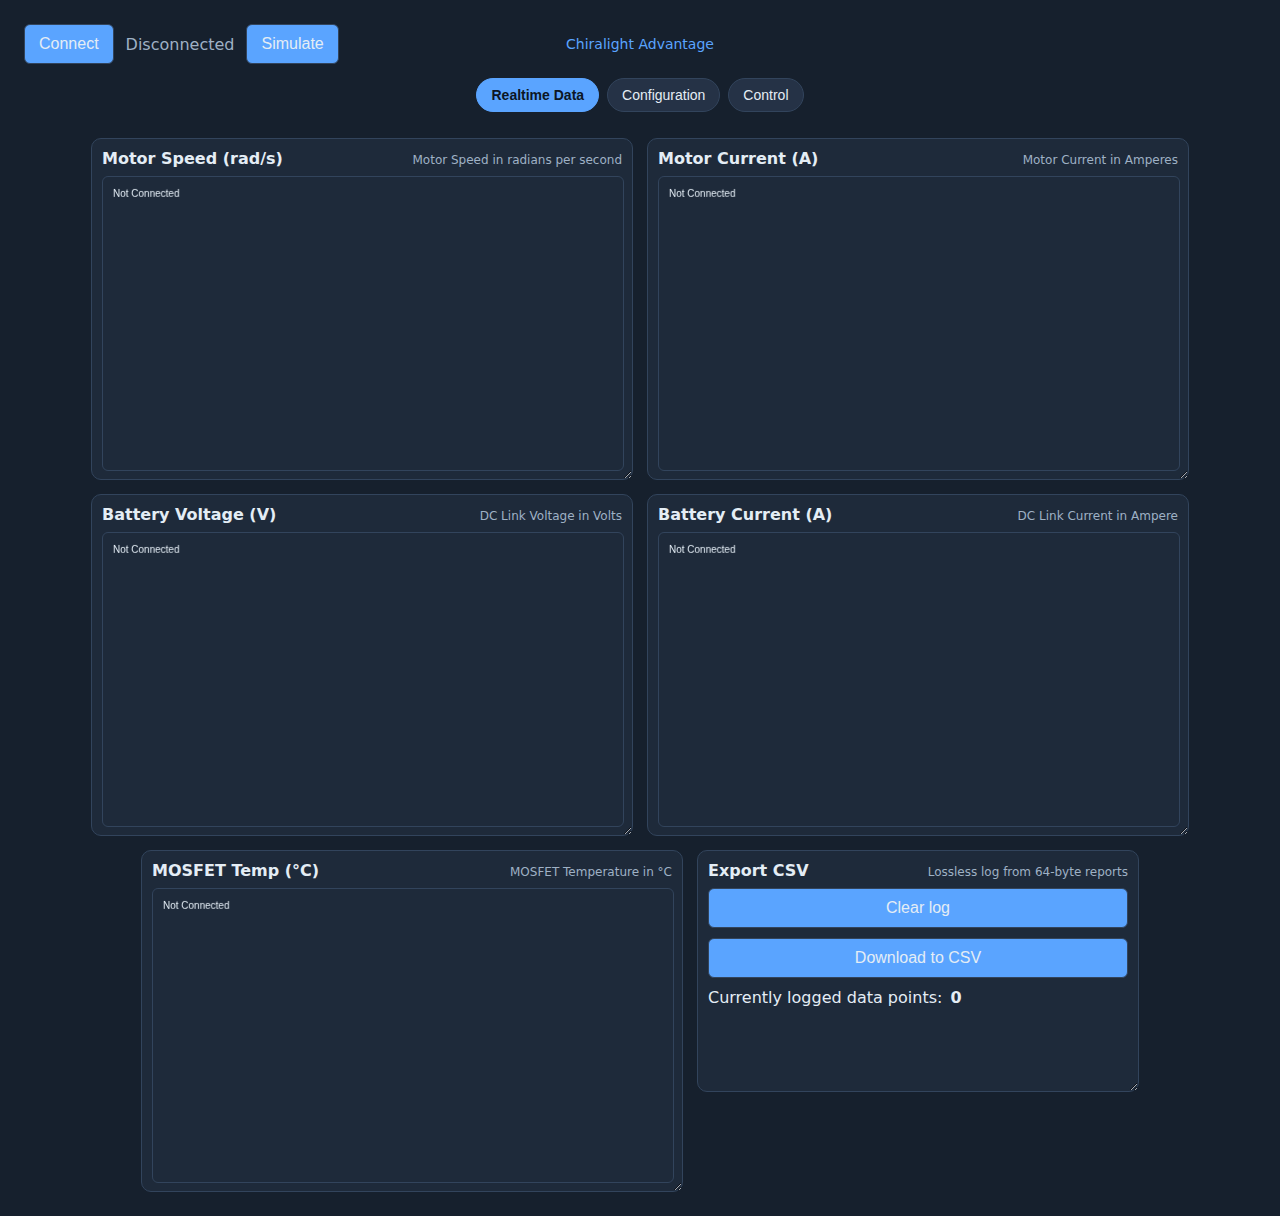
<file: index.html>
<!doctype html>
<html lang="en">
  <head>
    <meta charset="utf-8" />
    <meta name="viewport" content="width=device-width,initial-scale=1" />
    <title>Chiralight App Dashboard</title>
    <script type="module" crossorigin src="/assets/index-BDrxGn2h.js"></script>
    <link rel="stylesheet" crossorigin href="/assets/index-DYKeKwnU.css">
  </head>
  <body>
    <main id="dashboard" class="dashboard"></main>

    <!-- Vite serves TypeScript modules with the correct MIME type during dev. -->
    <!-- NOTE: main.ts was moved under src/ to group TypeScript sources. -->
  </body>
</html>
</file>
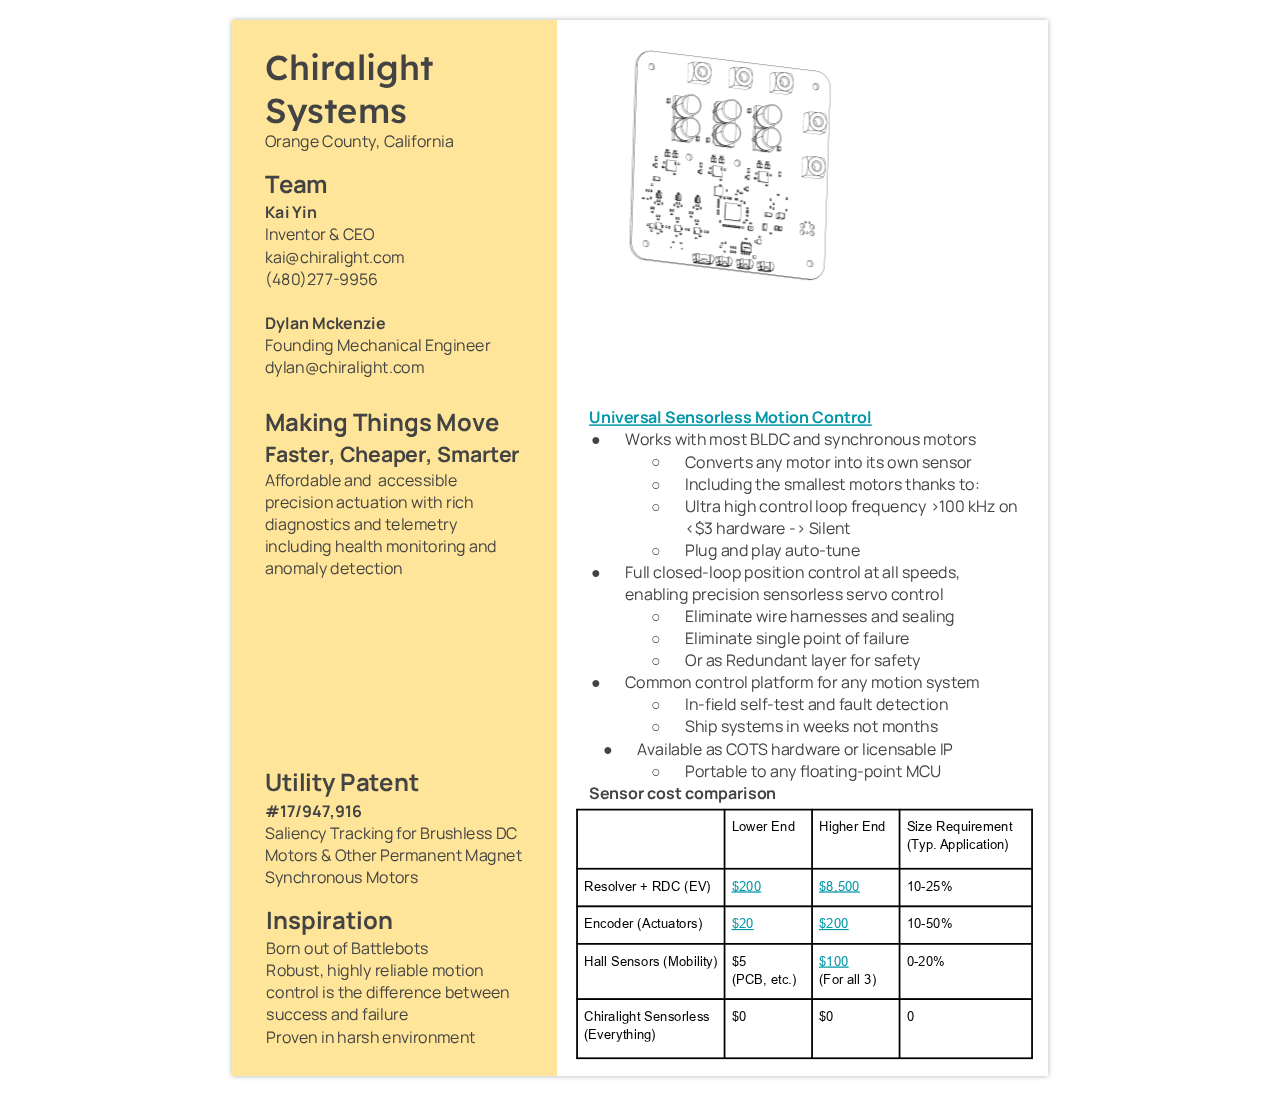
<file: one-pager/index.html>
<!-- Search tags: SEARCH:feature-one-pager -->
<!-- keep this tag stable for quick file discovery via rg. -->
<!DOCTYPE html><!--[if IE]>  <html class="pdf24_ie"> <![endif]-->
<html>
	<head>
		<meta charset="utf-8" />
		<title>
		</title>
		
	<STYLE> 
 .pdf24_ sup {
	vertical-align: baseline;
	position: relative;
	top: -0.4em;
}
.pdf24_ sub {
	vertical-align: baseline;
	position: relative;
	top: 0.4em;
}
.pdf24_ a:link {text-decoration:none;}
.pdf24_ a:visited {text-decoration:none;}
@media screen and (min-device-pixel-ratio:0), (-webkit-min-device-pixel-ratio:0), (min--moz-device-pixel-ratio: 0) {.pdf24_view{ font-size:10em; transform:scale(0.1); -moz-transform:scale(0.1); -webkit-transform:scale(0.1); -moz-transform-origin:top left; -webkit-transform-origin:top left; } }
.pdf24_layer { }.pdf24_ie { font-size: 1pt; }
.pdf24_ie body { font-size: 12em; }
@media print{.pdf24_view {font-size:1em; transform:scale(1);}}
.pdf24_grlink { position:relative;width:100%;height:100%;z-index:1000000; }
.pdf24_01 {
	position: absolute;
	white-space: nowrap;
}
.pdf24_02 {
	font-size: 1em;
	line-height: 0.0em;
	width: 51em;
	height: 66em;
	border-style: none;
	display: block;
	margin: 0em;
}

@supports(-ms-ime-align:auto) { .pdf24_02 {overflow: hidden;}}
.pdf24_03 {
	position: relative;
}
.pdf24_04 {
	position: absolute;
	pointer-events: none;
	clip: rect(-0.041667em,51.04167em,66.04166em,-0.041667em);
	width: 100%;
}
.pdf24_05 {
	position: relative;
	width: 51em;
}
.pdf24_06 {
	height: 6.6em;
}
.pdf24_ie .pdf24_06 {
	height: 66em;
}
@font-face {
	font-family:"WKFMRF+Lexend-Medium";
	src:url("[data-uri]") format("woff");
}
.pdf24_07 {
	font-size: 2.166667em;
	font-family: "WKFMRF+Lexend-Medium";
	color: #434343;
}
.pdf24_08 {
	line-height: 1.25em;
}
.pdf24_09 {
	letter-spacing: -0.0023em;
}

.pdf24_ie .pdf24_09 {
	letter-spacing: -0.0809px;
}
@font-face {
	font-family:"OQJEJS+Manrope-Regular";
	src:url("[data-uri]") format("woff");
}
.pdf24_10 {
	font-size: 1em;
	font-family: "OQJEJS+Manrope-Regular";
	color: #434343;
}
.pdf24_11 {
	line-height: 1.366em;
}
.pdf24_12 {
	letter-spacing: -0.0071em;
}

.pdf24_ie .pdf24_12 {
	letter-spacing: -0.1132px;
}
@font-face {
	font-family:"HVNOHM+Manrope-Bold";
	src:url("[data-uri]") format("woff");
}
.pdf24_13 {
	font-size: 1.5em;
	font-family: "HVNOHM+Manrope-Bold";
	color: #434343;
}
.pdf24_14 {
	letter-spacing: -0.0298em;
}

.pdf24_ie .pdf24_14 {
	letter-spacing: -0.716px;
}
.pdf24_15 {
	font-size: 1em;
	font-family: "HVNOHM+Manrope-Bold";
	color: #434343;
}
.pdf24_16 {
	letter-spacing: -0.0002em;
}

.pdf24_ie .pdf24_16 {
	letter-spacing: -0.004px;
}
.pdf24_17 {
	letter-spacing: -0.0096em;
}

.pdf24_ie .pdf24_17 {
	letter-spacing: -0.1538px;
}
.pdf24_18 {
	letter-spacing: -0.0024em;
}

.pdf24_ie .pdf24_18 {
	letter-spacing: -0.0391px;
}
.pdf24_19 {
	letter-spacing: 0.0031em;
}

.pdf24_ie .pdf24_19 {
	letter-spacing: 0.05px;
}
@font-face {
	font-family:"AKFAVV+Manrope-Regular";
	src:url("[data-uri]") format("woff");
}
.pdf24_20 {
	font-size: 1em;
	font-family: "AKFAVV+Manrope-Regular", "Times New Roman";
	color: #434343;
}
.pdf24_21 {
	letter-spacing: 0em;
}

.pdf24_ie .pdf24_21 {
	letter-spacing: 0px;
}
.pdf24_22 {
	letter-spacing: -0.0005em;
}

.pdf24_ie .pdf24_22 {
	letter-spacing: -0.008px;
}
.pdf24_23 {
	letter-spacing: -0.0026em;
}

.pdf24_ie .pdf24_23 {
	letter-spacing: -0.0415px;
}
.pdf24_24 {
	letter-spacing: -0.0013em;
}

.pdf24_ie .pdf24_24 {
	letter-spacing: -0.0216px;
}
.pdf24_25 {
	letter-spacing: -0.0022em;
}

.pdf24_ie .pdf24_25 {
	letter-spacing: -0.0358px;
}
.pdf24_26 {
	font-size: 1em;
	font-family: "HVNOHM+Manrope-Bold";
	color: #0097A7;
}
.pdf24_27 {
	letter-spacing: -0.0025em;
}

.pdf24_ie .pdf24_27 {
	letter-spacing: -0.0403px;
}
.pdf24_28 {
	letter-spacing: -0.0032em;
}

.pdf24_ie .pdf24_28 {
	letter-spacing: -0.0757px;
}
.pdf24_29 {
	font-size: 1.333333em;
	font-family: "HVNOHM+Manrope-Bold";
	color: #434343;
}
.pdf24_30 {
	letter-spacing: -0.0128em;
}

.pdf24_ie .pdf24_30 {
	letter-spacing: -0.2723px;
}
@font-face {
	font-family:"CGVNOV+ArialMT";
	src:url("[data-uri]") format("woff");
}
.pdf24_31 {
	font-size: 1em;
	font-family: "CGVNOV+ArialMT";
	color: #434343;
}
.pdf24_32 {
	line-height: 1.117188em;
}
.pdf24_33 {
	letter-spacing: -0.0056em;
}

.pdf24_ie .pdf24_33 {
	letter-spacing: -0.0904px;
}
.pdf24_34 {
	letter-spacing: -0.0051em;
}

.pdf24_ie .pdf24_34 {
	letter-spacing: -0.0809px;
}
.pdf24_35 {
	letter-spacing: -0.0034em;
}

.pdf24_ie .pdf24_35 {
	letter-spacing: -0.0552px;
}
.pdf24_36 {
	letter-spacing: -0.0046em;
}

.pdf24_ie .pdf24_36 {
	letter-spacing: -0.0741px;
}
.pdf24_37 {
	letter-spacing: -0.0061em;
}

.pdf24_ie .pdf24_37 {
	letter-spacing: -0.0976px;
}
.pdf24_38 {
	letter-spacing: -0.0037em;
}

.pdf24_ie .pdf24_38 {
	letter-spacing: -0.0587px;
}
.pdf24_39 {
	letter-spacing: -0.0016em;
}

.pdf24_ie .pdf24_39 {
	letter-spacing: -0.0251px;
}
.pdf24_40 {
	letter-spacing: -0.0031em;
}

.pdf24_ie .pdf24_40 {
	letter-spacing: -0.05px;
}
.pdf24_41 {
	letter-spacing: -0.0021em;
}

.pdf24_ie .pdf24_41 {
	letter-spacing: -0.0331px;
}
.pdf24_42 {
	letter-spacing: -0.0018em;
}

.pdf24_ie .pdf24_42 {
	letter-spacing: -0.0288px;
}
.pdf24_43 {
	letter-spacing: -0.0033em;
}

.pdf24_ie .pdf24_43 {
	letter-spacing: -0.0522px;
}
.pdf24_44 {
	letter-spacing: -0.002em;
}

.pdf24_ie .pdf24_44 {
	letter-spacing: -0.0323px;
}
.pdf24_45 {
	letter-spacing: -0.0055em;
}

.pdf24_ie .pdf24_45 {
	letter-spacing: -0.088px;
}
.pdf24_46 {
	letter-spacing: -0.0049em;
}

.pdf24_ie .pdf24_46 {
	letter-spacing: -0.0785px;
}
.pdf24_47 {
	letter-spacing: -0.006em;
}

.pdf24_ie .pdf24_47 {
	letter-spacing: -0.0955px;
}
.pdf24_48 {
	letter-spacing: -0.0066em;
}

.pdf24_ie .pdf24_48 {
	letter-spacing: -0.1582px;
}
.pdf24_49 {
	letter-spacing: -0.0036em;
}

.pdf24_ie .pdf24_49 {
	letter-spacing: -0.0574px;
}
.pdf24_50 {
	letter-spacing: -0.0019em;
}

.pdf24_ie .pdf24_50 {
	letter-spacing: -0.0312px;
}
.pdf24_51 {
	font-size: 0.833333em;
	font-family: "CGVNOV+ArialMT";
	color: #000000;
}
.pdf24_52 {
	letter-spacing: -0.0003em;
}

.pdf24_ie .pdf24_52 {
	letter-spacing: -0.0039px;
}
.pdf24_53 {
	letter-spacing: -0.0039em;
}

.pdf24_ie .pdf24_53 {
	letter-spacing: -0.0525px;
}
.pdf24_54 {
	letter-spacing: -0.0048em;
}

.pdf24_ie .pdf24_54 {
	letter-spacing: -0.0763px;
}
.pdf24_55 {
	font-size: 0.833333em;
	font-family: "CGVNOV+ArialMT";
	color: #0097A7;
}
.pdf24_56 {
	letter-spacing: -0.0001em;
}

.pdf24_ie .pdf24_56 {
	letter-spacing: -0.0016px;
}
.pdf24_57 {
	letter-spacing: -0.0014em;
}

.pdf24_ie .pdf24_57 {
	letter-spacing: -0.0348px;
}
.pdf24_58 {
	letter-spacing: -0.0004em;
}

.pdf24_ie .pdf24_58 {
	letter-spacing: -0.0057px;
}
.pdf24_59 {
	letter-spacing: -0.0009em;
}

.pdf24_ie .pdf24_59 {
	letter-spacing: -0.0143px;
}
.pdf24_60 {
	letter-spacing: -0.0058em;
}

.pdf24_ie .pdf24_60 {
	letter-spacing: -0.0922px;
}
.pdf24_61 {
	letter-spacing: -0.0045em;
}

.pdf24_ie .pdf24_61 {
	letter-spacing: -0.0714px;
}
.pdf24_62 {
	letter-spacing: -0.0067em;
}

.pdf24_ie .pdf24_62 {
	letter-spacing: -0.1068px;
}

 body > div {
	box-shadow: 0 0 5px rgba(0,0,0,0.3) !important;
	margin: 20px auto !important;
}

</STYLE> 
</head>
	<body>
		<div id="page_0" class="pdf24_ pdf24_02">
			<div class="pdf24_03">
				<img src="[data-uri]" alt="" class="pdf24_04" />
			</div>
			<div class="pdf24_view">
				<div class="pdf24_05 pdf24_06">
					<div class="pdf24_01" style="left:2.0625em;top:1.5872em;"><span class="pdf24_07 pdf24_08 pdf24_09">Chiralight &nbsp;</span></div>
					<div class="pdf24_01" style="left:2.0625em;top:4.2672em;"><span class="pdf24_07 pdf24_08 pdf24_09">Systems &nbsp;</span></div>
					<div class="pdf24_01" style="left:2.0625em;top:6.8478em;"><span class="pdf24_10 pdf24_11 pdf24_12" style="word-spacing:0.0137em;">Orange County, California &nbsp;</span></div>
					<div class="pdf24_01" style="left:2.0625em;top:9.2121em;"><span class="pdf24_13 pdf24_11 pdf24_14">Team &nbsp;</span></div>
					<div class="pdf24_01" style="left:2.0625em;top:11.3351em;"><span class="pdf24_15 pdf24_11 pdf24_16" style="word-spacing:0em;">Kai Yin &nbsp;</span></div>
					<div class="pdf24_01" style="left:2.0625em;top:12.7151em;"><span class="pdf24_10 pdf24_11 pdf24_17" style="word-spacing:0.0187em;">Inventor &amp; CEO &nbsp;</span></div>
					<div class="pdf24_01" style="left:2.0625em;top:14.0951em;"><a href="mailto:kai@chiralight.com" target="_blank"><span class="pdf24_10 pdf24_11 pdf24_18">kai@chiralight.com &nbsp;</span></a></div>
					<div class="pdf24_01" style="left:2.0625em;top:15.4751em;"><span class="pdf24_10 pdf24_11 pdf24_19">(480)277</span><span class="pdf24_20 pdf24_11 pdf24_21">-</span><span class="pdf24_10 pdf24_11 pdf24_22">9956 &nbsp;</span></div>
					<div class="pdf24_01" style="left:2.0625em;top:18.2351em;"><span class="pdf24_15 pdf24_11 pdf24_23" style="word-spacing:0.0047em;">Dylan Mckenzie &nbsp;</span></div>
					<div class="pdf24_01" style="left:2.0625em;top:19.6151em;"><span class="pdf24_10 pdf24_11 pdf24_24" style="word-spacing:0.0024em;">Founding Mechanical Engineer &nbsp;</span></div>
					<div class="pdf24_01" style="left:2.0625em;top:20.9951em;"><a href="mailto:dylan@chiralight.com" target="_blank"><span class="pdf24_10 pdf24_11 pdf24_25">dylan@chiralight.com &nbsp;</span></a></div>
					<div class="pdf24_01" style="left:22.3184em;top:24.144em;"><a href="https://drive.google.com/drive/folders/1ze-b_ZKndiBVaJqIylxUn2vSO5oj6OEB?usp=sharing" target="_blank"><span class="pdf24_26 pdf24_11 pdf24_27" style="word-spacing:0.0045em;">Universal Sensorless Motion Control &nbsp;</span></a></div>
					<div class="pdf24_01" style="left:2.0517em;top:24.091em;"><span class="pdf24_13 pdf24_11 pdf24_28" style="word-spacing:0.0061em;">Making Things Move &nbsp;</span></div>
					<div class="pdf24_01" style="left:2.0517em;top:26.1787em;"><span class="pdf24_29 pdf24_11 pdf24_30" style="word-spacing:0.0232em;">Faster, Cheaper, Smarter &nbsp;</span></div>
					<div class="pdf24_01" style="left:22.4644em;top:25.6847em;"><span class="pdf24_31 pdf24_32 pdf24_21">●</span></div>
					<div class="pdf24_01" style="left:24.5684em;top:25.524em;"><span class="pdf24_10 pdf24_11 pdf24_33" style="word-spacing:0.0111em;">Works with most BLDC and synchronous motors &nbsp;</span></div>
					<div class="pdf24_01" style="left:26.2144em;top:27.0647em;"><span class="pdf24_31 pdf24_32 pdf24_21">○</span></div>
					<div class="pdf24_01" style="left:26.2144em;top:28.4447em;"><span class="pdf24_31 pdf24_32 pdf24_21">○</span></div>
					<div class="pdf24_01" style="left:26.2144em;top:29.8247em;"><span class="pdf24_31 pdf24_32 pdf24_21">○</span></div>
					<div class="pdf24_01" style="left:28.3184em;top:26.904em;"><span class="pdf24_10 pdf24_11 pdf24_34" style="word-spacing:0.0099em;">Converts any motor into its own sensor &nbsp;</span></div>
					<div class="pdf24_01" style="left:28.3184em;top:28.284em;"><span class="pdf24_10 pdf24_11 pdf24_35" style="word-spacing:0.0067em;">Including the smallest motors thanks to: &nbsp;</span></div>
					<div class="pdf24_01" style="left:28.3184em;top:29.664em;"><span class="pdf24_10 pdf24_11 pdf24_35" style="word-spacing:0.0066em;">Ultra high control loop frequency &gt;100 kHz on &nbsp;</span></div>
					<div class="pdf24_01" style="left:28.3184em;top:31.044em;"><span class="pdf24_10 pdf24_11 pdf24_36" style="word-spacing:0.0089em;">&lt;$3 hardware -&gt; Silent &nbsp;</span></div>
					<div class="pdf24_01" style="left:2.0517em;top:28.054em;"><span class="pdf24_10 pdf24_11 pdf24_37" style="word-spacing:0.0117em;">Aordable and</span><span class="pdf24_10 pdf24_11 pdf24_21" style="word-spacing:0.2056em;">&nbsp;</span><span class="pdf24_10 pdf24_11 pdf24_38">accessible &nbsp;</span></div>
					<div class="pdf24_01" style="left:2.0517em;top:29.434em;"><span class="pdf24_10 pdf24_11 pdf24_39" style="word-spacing:0.0031em;">precision actuation with rich &nbsp;</span></div>
					<div class="pdf24_01" style="left:2.0517em;top:30.814em;"><span class="pdf24_10 pdf24_11 pdf24_40" style="word-spacing:0.006em;">diagnostics and telemetry &nbsp;</span></div>
					<div class="pdf24_01" style="left:2.0517em;top:32.194em;"><span class="pdf24_10 pdf24_11 pdf24_23" style="word-spacing:0.0052em;">including health monitoring and &nbsp;</span></div>
					<div class="pdf24_01" style="left:2.0517em;top:33.574em;"><span class="pdf24_10 pdf24_11 pdf24_41" style="word-spacing:0.0036em;">anomaly detection &nbsp;</span></div>
					<div class="pdf24_01" style="left:26.2144em;top:32.5847em;"><span class="pdf24_31 pdf24_32 pdf24_21">○</span></div>
					<div class="pdf24_01" style="left:28.3184em;top:32.424em;"><span class="pdf24_10 pdf24_11 pdf24_38" style="word-spacing:0.007em;">Plug and play auto-tune &nbsp;</span></div>
					<div class="pdf24_01" style="left:22.4644em;top:33.9647em;"><span class="pdf24_31 pdf24_32 pdf24_21">●</span></div>
					<div class="pdf24_01" style="left:22.4644em;top:40.8647em;"><span class="pdf24_31 pdf24_32 pdf24_21">●</span></div>
					<div class="pdf24_01" style="left:24.5684em;top:33.804em;"><span class="pdf24_10 pdf24_11 pdf24_42" style="word-spacing:0.0033em;">Full closed-loop position control at all speeds, &nbsp;</span></div>
					<div class="pdf24_01" style="left:24.5684em;top:35.184em;"><span class="pdf24_10 pdf24_11 pdf24_43" style="word-spacing:0.0064em;">enabling precision sensorless servo control &nbsp;</span></div>
					<div class="pdf24_01" style="left:26.2144em;top:36.7247em;"><span class="pdf24_31 pdf24_32 pdf24_21">○</span></div>
					<div class="pdf24_01" style="left:26.2144em;top:38.1047em;"><span class="pdf24_31 pdf24_32 pdf24_21">○</span></div>
					<div class="pdf24_01" style="left:26.2144em;top:39.4847em;"><span class="pdf24_31 pdf24_32 pdf24_21">○</span></div>
					<div class="pdf24_01" style="left:28.3184em;top:36.564em;"><span class="pdf24_10 pdf24_11 pdf24_44" style="word-spacing:0.0037em;">Eliminate wire harnesses and sealing &nbsp;</span></div>
					<div class="pdf24_01" style="left:28.3184em;top:37.944em;"><span class="pdf24_10 pdf24_11 pdf24_25" style="word-spacing:0.0039em;">Eliminate single point of failure &nbsp;</span></div>
					<div class="pdf24_01" style="left:28.3184em;top:39.324em;"><span class="pdf24_10 pdf24_11 pdf24_45" style="word-spacing:0.0106em;">Or as Redundant layer for safety &nbsp;</span></div>
					<div class="pdf24_01" style="left:24.5684em;top:40.704em;"><span class="pdf24_10 pdf24_11 pdf24_46" style="word-spacing:0.0096em;">Common control platform for any motion system &nbsp;</span></div>
					<div class="pdf24_01" style="left:26.2144em;top:42.2447em;"><span class="pdf24_31 pdf24_32 pdf24_21">○</span></div>
					<div class="pdf24_01" style="left:28.3184em;top:42.084em;"><span class="pdf24_10 pdf24_11 pdf24_18" style="word-spacing:0.0044em;">In-ﬁeld self-test and fault detection &nbsp;</span></div>
					<div class="pdf24_01" style="left:28.3184em;top:43.464em;"><span class="pdf24_10 pdf24_11 pdf24_36" style="word-spacing:0.0091em;">Ship systems in weeks not months &nbsp;</span></div>
					<div class="pdf24_01" style="left:26.2144em;top:43.6247em;"><span class="pdf24_31 pdf24_32 pdf24_21">○</span></div>
					<div class="pdf24_01" style="left:23.2144em;top:45.0047em;"><span class="pdf24_31 pdf24_32 pdf24_21">●</span></div>
					<div class="pdf24_01" style="left:25.3184em;top:44.844em;"><span class="pdf24_10 pdf24_11 pdf24_47" style="word-spacing:0.0115em;">Available as COTS hardware or licensable IP &nbsp;</span></div>
					<div class="pdf24_01" style="left:26.2144em;top:46.3847em;"><span class="pdf24_31 pdf24_32 pdf24_21">○</span></div>
					<div class="pdf24_01" style="left:28.3184em;top:46.224em;"><span class="pdf24_10 pdf24_11 pdf24_41" style="word-spacing:0.0037em;">Portable to any ﬂoating-point MCU &nbsp;</span></div>
					<div class="pdf24_01" style="left:2.0625em;top:46.5949em;"><span class="pdf24_13 pdf24_11 pdf24_48" style="word-spacing:0.0127em;">Utility Patent &nbsp;</span></div>
					<div class="pdf24_01" style="left:22.3184em;top:47.604em;"><span class="pdf24_15 pdf24_11 pdf24_49" style="word-spacing:0.0072em;">Sensor cost comparison &nbsp;</span></div>
					<div class="pdf24_01" style="left:2.0625em;top:48.7179em;"><span class="pdf24_15 pdf24_11 pdf24_50">#17/947,916 &nbsp;</span></div>
					<div class="pdf24_01" style="left:31.2219em;top:49.957em;"><span class="pdf24_51 pdf24_32 pdf24_52" style="word-spacing:-0.0002em;">Lower End &nbsp;</span></div>
					<div class="pdf24_01" style="left:36.6907em;top:49.957em;"><span class="pdf24_51 pdf24_32 pdf24_52" style="word-spacing:-0.0003em;">Higher End &nbsp;</span></div>
					<div class="pdf24_01" style="left:42.1595em;top:49.957em;"><span class="pdf24_51 pdf24_32 pdf24_16" style="word-spacing:-0.0006em;">Size Requirement &nbsp;</span></div>
					<div class="pdf24_01" style="left:42.1595em;top:51.082em;"><span class="pdf24_51 pdf24_32 pdf24_53" style="word-spacing:-0.0488em;">(Typ. Application) &nbsp;</span></div>
					<div class="pdf24_01" style="left:2.0625em;top:50.0979em;"><span class="pdf24_10 pdf24_11 pdf24_45" style="word-spacing:0.0107em;">Saliency Tracking for Brushless DC &nbsp;</span></div>
					<div class="pdf24_01" style="left:2.0625em;top:51.4779em;"><span class="pdf24_10 pdf24_11 pdf24_43" style="word-spacing:0.0061em;">Motors &amp; Other Permanent Magnet &nbsp;</span></div>
					<div class="pdf24_01" style="left:2.0625em;top:52.8579em;"><span class="pdf24_10 pdf24_11 pdf24_54" style="word-spacing:0.0095em;">Synchronous Motors &nbsp;</span></div>
					<div class="pdf24_01" style="left:22.003em;top:53.6545em;"><span class="pdf24_51 pdf24_32 pdf24_52" style="word-spacing:-0.0007em;">Resolver + RDC (EV) &nbsp;</span></div>
					<div class="pdf24_01" style="left:22.003em;top:56.0018em;"><span class="pdf24_51 pdf24_32 pdf24_52" style="word-spacing:-0.0002em;">Encoder (Actuators) &nbsp;</span></div>
					<div class="pdf24_01" style="left:31.2219em;top:53.6545em;"><a href="https://www.mouser.com/ProductDetail/TE-Connectivity/2358691-1?qs=OlC7AqGiEDm%2FyIt6OkfzvA%3D%3D" target="_blank"><span class="pdf24_55 pdf24_32 pdf24_16">$200 &nbsp;</span></a></div>
					<div class="pdf24_01" style="left:36.6907em;top:53.6545em;"><a href="https://www.mouser.com/ProductDetail/Delevan/55BRCX-520-J5-30?qs=U19zI5hy8%252B2GR9xZ4WeQWw%3D%3D" target="_blank"><span class="pdf24_55 pdf24_32 pdf24_52">$8,500 &nbsp;</span></a></div>
					<div class="pdf24_01" style="left:36.6907em;top:56.0018em;"><a href="https://www.timkenencoders.com/en-us/m11-1024-8-1-7-2-1-1-5-sets#:~:text=M11%2D1024%2D8%2D1%2D7%2D2%2D1%2D1%20%2D%205%20Sets%20Unit%20Price:%20$198.95%20Extended%20Price:%20$198.95%20Quantity." target="_blank"><span class="pdf24_55 pdf24_32 pdf24_16">$200 &nbsp;</span></a></div>
					<div class="pdf24_01" style="left:42.1595em;top:53.6545em;"><span class="pdf24_51 pdf24_32 pdf24_56">10-25% &nbsp;</span></div>
					<div class="pdf24_01" style="left:42.1595em;top:56.0018em;"><span class="pdf24_51 pdf24_32 pdf24_56">10-50% &nbsp;</span></div>
					<div class="pdf24_01" style="left:42.1595em;top:58.3491em;"><span class="pdf24_51 pdf24_32 pdf24_56">0-20% &nbsp;</span></div>
					<div class="pdf24_01" style="left:31.2219em;top:56.0018em;"><a href="https://www.digikey.com/en/products/detail/same-sky-formerly-cui-devices/AMT102-V/827015" target="_blank"><span class="pdf24_55 pdf24_32 pdf24_16">$20 &nbsp;</span></a></div>
					<div class="pdf24_01" style="left:2.1511em;top:55.2012em;"><span class="pdf24_13 pdf24_11 pdf24_57">Inspiration &nbsp;</span></div>
					<div class="pdf24_01" style="left:2.1511em;top:57.3242em;"><span class="pdf24_10 pdf24_11 pdf24_58" style="word-spacing:0.0004em;">Born out of Balebots &nbsp;</span></div>
					<div class="pdf24_01" style="left:22.003em;top:58.3491em;"><span class="pdf24_51 pdf24_32 pdf24_16" style="word-spacing:-0.0005em;">Hall Sensors (Mobility)</span><span class="pdf24_51 pdf24_32 pdf24_21" style="word-spacing:0.788em;">&nbsp;</span><span class="pdf24_51 pdf24_32 pdf24_16">$5 &nbsp;</span></div>
					<div class="pdf24_01" style="left:31.2219em;top:59.4741em;"><span class="pdf24_51 pdf24_32 pdf24_22" style="word-spacing:-0.0007em;">(PCB, etc.) &nbsp;</span></div>
					<div class="pdf24_01" style="left:36.6907em;top:58.3491em;"><a href="https://www.digikey.com/en/products/detail/tt-electronics-optek-technology/OMH3075/1636568" target="_blank"><span class="pdf24_55 pdf24_32 pdf24_16">$100 &nbsp;</span></a></div>
					<div class="pdf24_01" style="left:2.1511em;top:58.7042em;"><span class="pdf24_10 pdf24_11 pdf24_59" style="word-spacing:0.0013em;">Robust, highly reliable motion &nbsp;</span></div>
					<div class="pdf24_01" style="left:2.1511em;top:60.0842em;"><span class="pdf24_10 pdf24_11 pdf24_60" style="word-spacing:0.0111em;">control is the dierence between &nbsp;</span></div>
					<div class="pdf24_01" style="left:2.1511em;top:61.4642em;"><span class="pdf24_10 pdf24_11 pdf24_61" style="word-spacing:0.0087em;">success and failure &nbsp;</span></div>
					<div class="pdf24_01" style="left:36.6907em;top:59.4741em;"><span class="pdf24_51 pdf24_32 pdf24_16" style="word-spacing:-0.0004em;">(For all 3) &nbsp;</span></div>
					<div class="pdf24_01" style="left:22.003em;top:61.7989em;"><span class="pdf24_51 pdf24_32 pdf24_16" style="word-spacing:-0.0013em;">Chiralight Sensorless &nbsp;</span></div>
					<div class="pdf24_01" style="left:22.003em;top:62.9239em;"><span class="pdf24_51 pdf24_32 pdf24_16">(Everything) &nbsp;</span></div>
					<div class="pdf24_01" style="left:31.2219em;top:61.7989em;"><span class="pdf24_51 pdf24_32 pdf24_16">$0 &nbsp;</span></div>
					<div class="pdf24_01" style="left:36.6907em;top:61.7989em;"><span class="pdf24_51 pdf24_32 pdf24_16">$0 &nbsp;</span></div>
					<div class="pdf24_01" style="left:42.1595em;top:61.7989em;"><span class="pdf24_51 pdf24_32 pdf24_21">0</span></div>
					<div class="pdf24_01" style="left:2.1511em;top:62.8442em;"><span class="pdf24_10 pdf24_11 pdf24_62" style="word-spacing:0.0134em;">Proven in harsh environment &nbsp;</span></div>
				</div>
			</div>
		</div>
	</body>
</html>
</file>
<file: assets/index-DYKeKwnU.css>
:root{--color-border: #32445c;--color-muted: #9fb1c5;--color-text: #e4edf5;--color-surface: #1e2a3a;--color-surface-raised: #253246;--color-canvas: #16202d;--color-accent: #5aa4ff;--color-accent-contrast: #0c1624;--color-button: #5aa4ff;--color-button-hover: #85c3ff;--color-button-active: #005c99;--color-warning: #ffd27a;--color-warning-border: #d9b25e;--color-error: #ff6b6b;--color-error-text: #ffb3b3;--gap: 14px;--panel-min-w: 320px;--panel-min-h: 220px}body{font-family:system-ui,sans-serif;margin:24px;background:var(--color-canvas);color:var(--color-text)}.topbar{display:grid;grid-template-columns:1fr auto 1fr;grid-template-areas:"left center right";align-items:center;gap:12px;margin-bottom:16px}.topbarLeft{grid-area:left;display:flex;align-items:center}.topbarCenter{grid-area:center;display:flex;align-items:center;justify-content:center}.topbarRight{grid-area:right;display:flex;align-items:center;justify-content:flex-end}.topbarGroup{display:inline-flex;align-items:center;gap:12px}.topbarLink{color:var(--color-accent);font-size:14px;text-decoration:none}.topbarLink:hover{text-decoration:underline}.tabs{display:flex;align-items:center;justify-content:center;gap:8px;margin-bottom:12px}.tabButton{border:1px solid var(--color-border);border-radius:999px;background:var(--color-surface-raised);color:var(--color-text);font-size:14px;padding:8px 14px;cursor:pointer}.tabButton--active{background:var(--color-accent);border-color:var(--color-accent);color:var(--color-accent-contrast);font-weight:600}button{padding:10px 14px;font-size:16px;border:1px solid var(--color-border);border-radius:6px;background:var(--color-button);color:var(--color-text);transition:background .15s ease}button:hover{background:var(--color-button-hover)}button:active{background:var(--color-button-active)}.status{color:var(--color-muted)}.dashboard{display:flex;flex-direction:column;align-items:stretch;gap:var(--gap)}.dashboardControls{justify-content:flex-start;margin-bottom:0}.dashboardPanels{display:flex;flex-wrap:wrap;align-items:flex-start;justify-content:center;gap:var(--gap)}.panel{border:1px solid var(--color-border);border-radius:10px;padding:10px;background:var(--color-surface);flex:0 0 auto;resize:both;overflow:hidden;min-width:var(--panel-min-w);min-height:var(--panel-min-h);width:420px;height:320px;display:flex;flex-direction:column;gap:8px}.panelHeader{display:flex;align-items:baseline;justify-content:space-between;gap:10px}.panelTitle{margin:0;font-size:16px}.panelHint{color:var(--color-muted);font-size:12px;white-space:nowrap;overflow:hidden;text-overflow:ellipsis}.panelBody{flex:1 1 auto;min-height:0}.panel--minimized .panelBody,.panel--minimized .panelHint{display:none}.panel--minimized{height:auto;min-height:auto}.panel--tabHidden{display:none}.log{width:100%;height:100%;box-sizing:border-box;font-family:ui-monospace,SFMono-Regular,Menlo,monospace;background:var(--color-canvas);color:var(--color-text);border:1px solid var(--color-border);resize:none}.plotStack{position:relative;width:100%;height:100%;border:1px solid var(--color-border);border-radius:6px;overflow:hidden}.plotLayer{position:absolute;inset:0;width:100%;height:100%;display:block}.plotHoverOverlay{position:absolute;left:0;top:0;transform:translate(-50%,calc(-100% - 6px));min-height:1.2em;font-size:12px;color:var(--color-accent-contrast);opacity:0;pointer-events:none;white-space:nowrap;background:var(--color-warning);border:1px solid var(--color-warning-border);border-radius:4px;padding:4px 6px;z-index:5}.plotHoverOverlay--flipBelow{transform:translate(-50%,6px)}.plotHoverOverlay--visible{opacity:1}.exportButtons{display:flex;flex-direction:column;gap:10px}.exportButtons button{width:100%}.exportCounterRow{display:flex;align-items:center;gap:8px;margin-top:10px}.exportCounterValue{font-weight:600}.commandPanelFields{display:flex;flex-direction:column;gap:10px;margin-bottom:12px}.commandPanelRow{display:grid;grid-template-columns:minmax(120px,1fr) minmax(120px,1fr) minmax(80px,auto);position:relative;align-items:center;gap:8px}.commandPanelFieldLabel{font-size:14px}.commandPanelInputWrap{position:relative;display:block;overflow:visible}.commandPanelInput{width:100%;box-sizing:border-box;padding:6px 8px;background:var(--color-surface-raised);color:var(--color-text);border:1px solid var(--color-border)}.commandPanelInput--error{border:1px solid var(--color-error);outline-color:var(--color-error)}.commandPanelUnits{min-height:1em;color:var(--color-muted);font-size:12px}.commandPanelTooltip{position:absolute;bottom:calc(100% + 6px);left:-100px;transform:none;min-height:1.2em;font-size:12px;color:var(--color-accent-contrast);opacity:0;transition:opacity 1s ease;pointer-events:none;white-space:nowrap;background:var(--color-warning);border:1px solid var(--color-warning-border);border-radius:4px;padding:4px 6px;z-index:5}.commandPanelTooltip--visible{opacity:1}.commandPanelTooltip--fading{opacity:0}.sineSweepFields{display:flex;flex-direction:column;gap:10px}.sineSweepButtons{display:grid;grid-template-columns:1fr 1fr;gap:8px}.sineSweepCurrentFrequency{display:flex;align-items:center;gap:8px;color:var(--color-muted);font-size:13px}.commandPanelSend{width:100%}.commandPanelError{color:var(--color-error-text);font-size:13px;min-height:1.2em;margin-top:8px}.commandPanelReceived{color:var(--color-muted);font-size:12px;margin-top:8px;min-height:1.2em}
</file>
